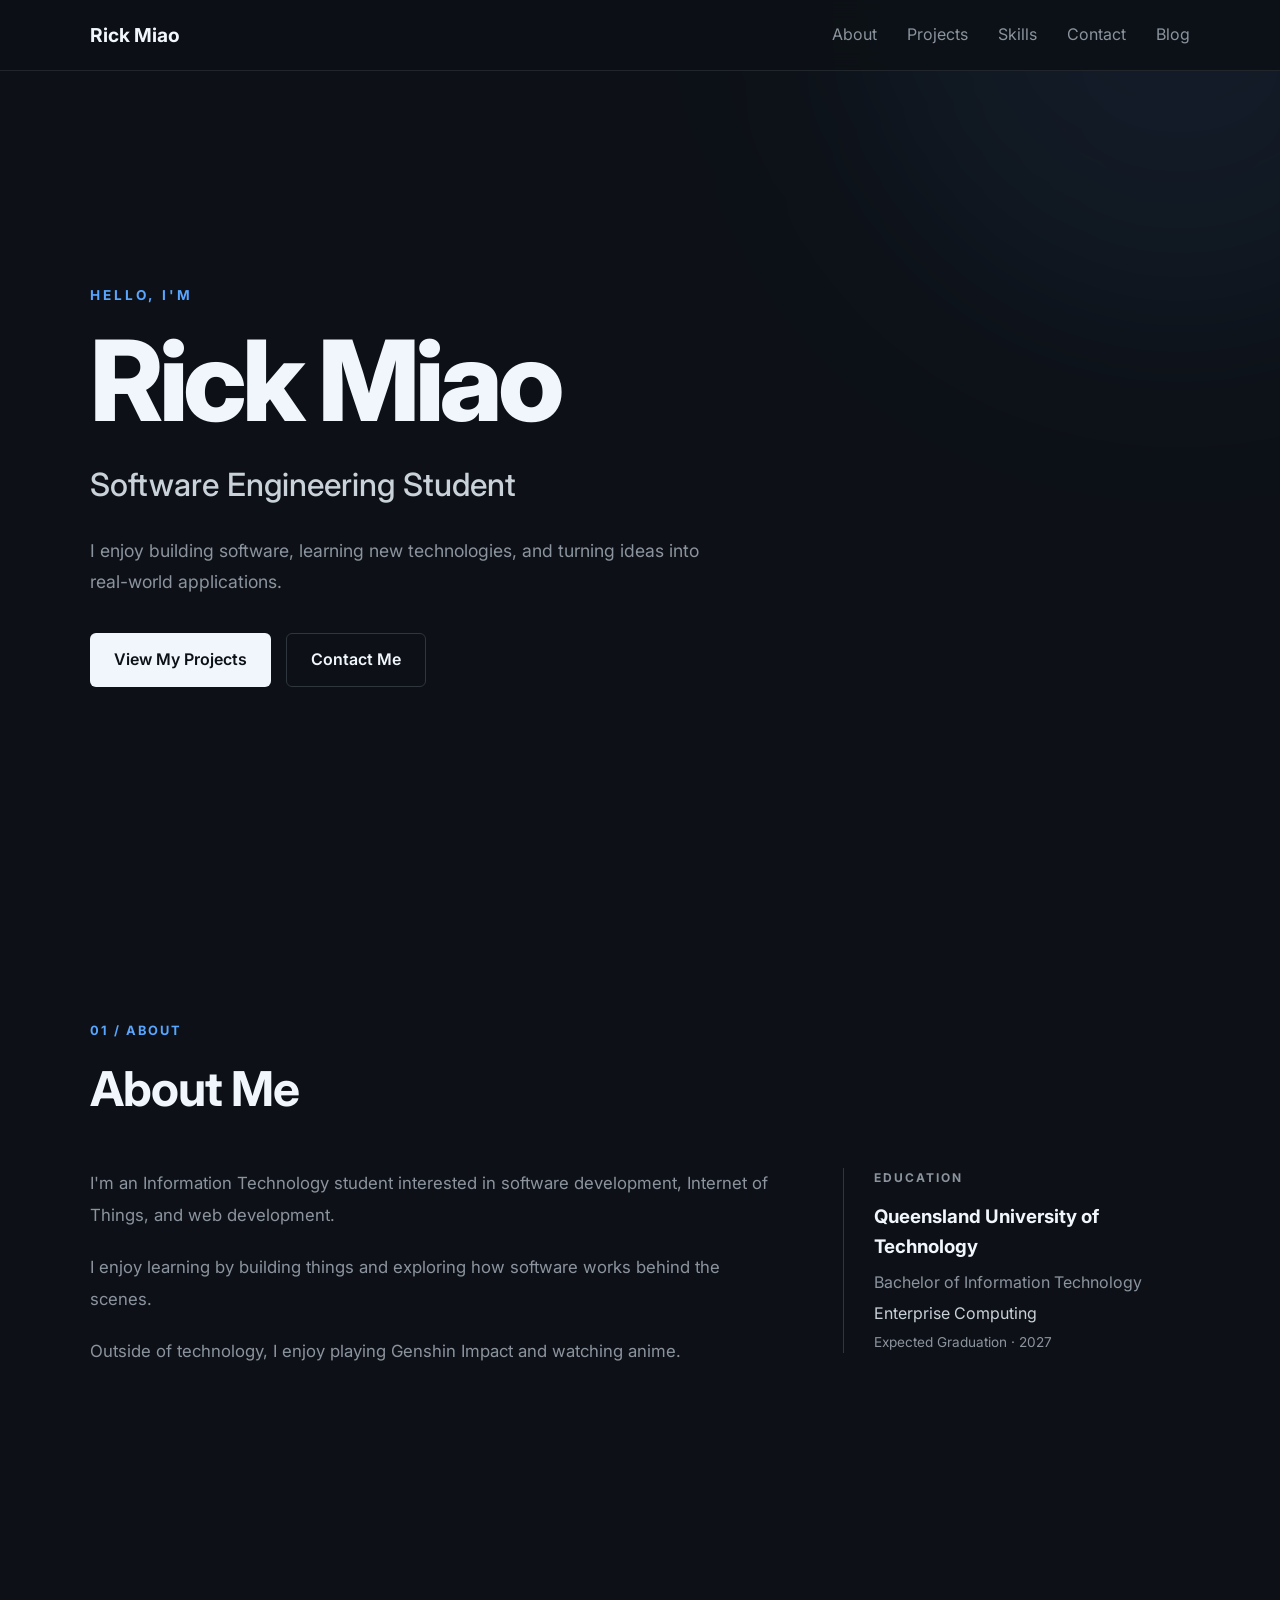
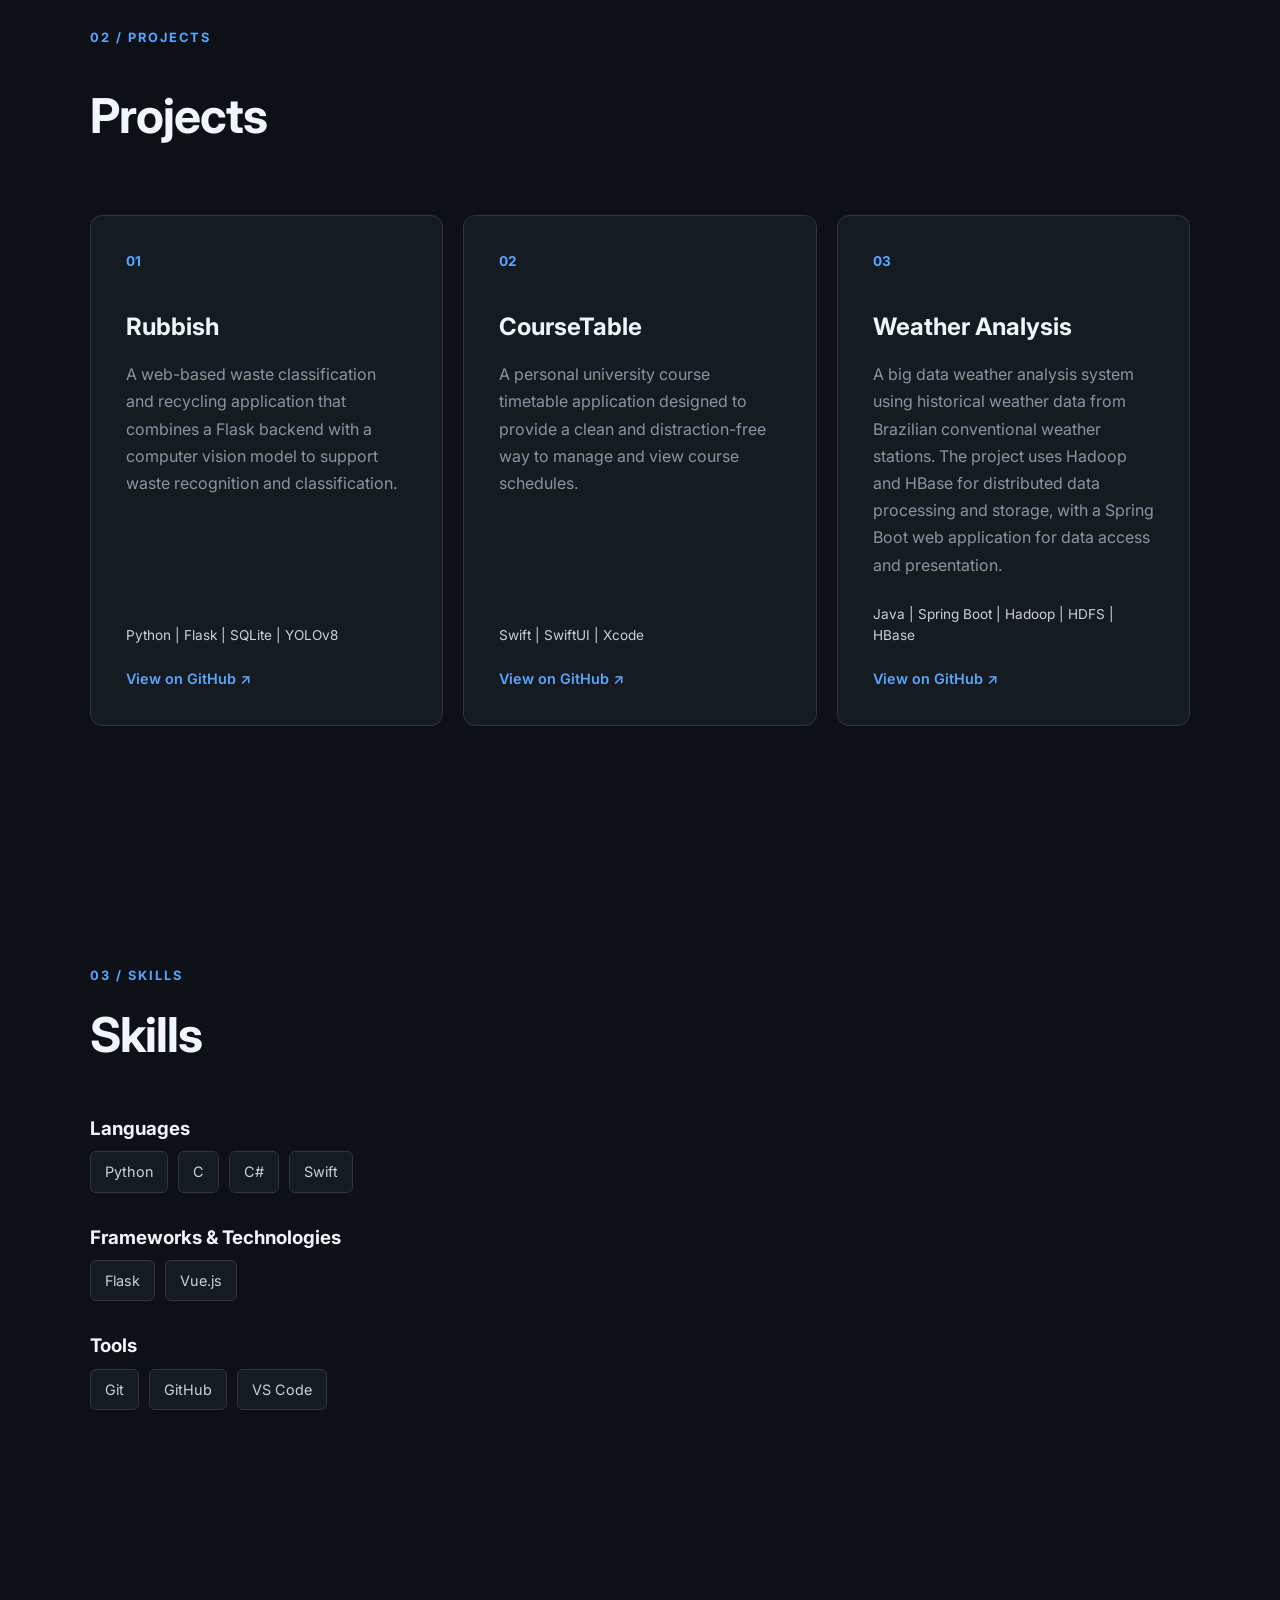
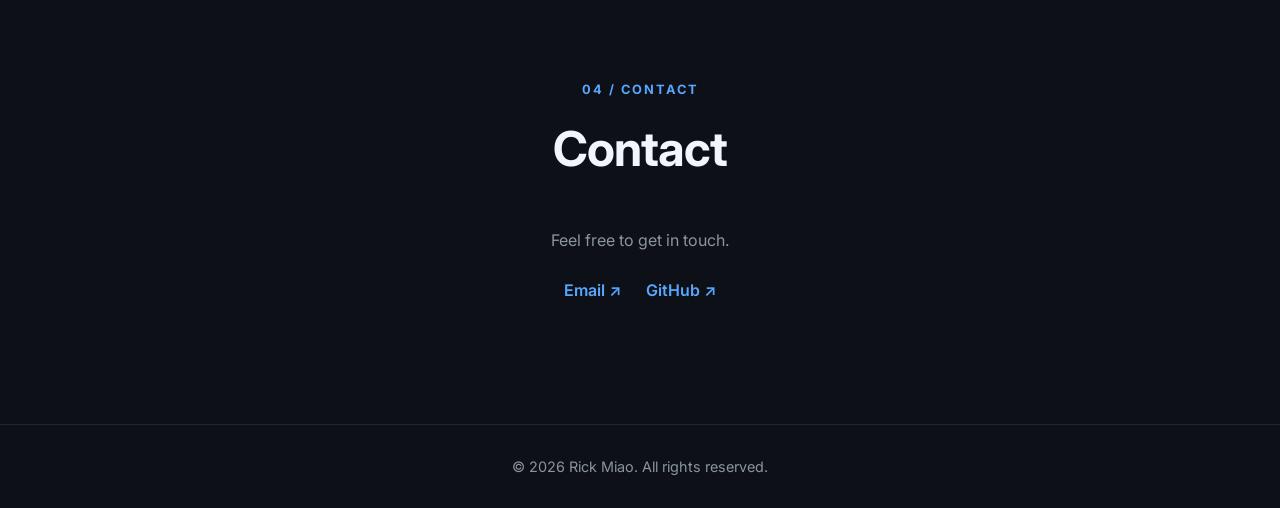
<file: index.html>
<!DOCTYPE html>
<html lang="en">

<head>
    <meta charset="UTF-8">
    <meta name="viewport" content="width=device-width, initial-scale=1.0">

    <title>Rick Miao | Software Engineering Student</title>
    <meta
        name="description"
        content="Rick Miao - Information Technology student interested in software development, web development, and Internet of Things."
    >

    <!-- Google Font -->
    <link rel="preconnect" href="https://fonts.googleapis.com">
    <link rel="preconnect" href="https://fonts.gstatic.com" crossorigin>
    <link
        href="https://fonts.googleapis.com/css2?family=Inter:ital,opsz,wght@0,14..32,100..900;1,14..32,100..900&display=swap"
        rel="stylesheet"
    >

    <link rel="stylesheet" href="style.css">
</head>

<body>

    <!-- Navigation -->
    <header>
        <nav>
            <a href="#home">Rick Miao</a>

            <div class="nav-links">
                <a href="#about">About</a>
                <a href="#projects">Projects</a>
                <a href="#skills">Skills</a>
                <a href="#contact">Contact</a>
                <a href="https://rick-miaogithubio-production.up.railway.app/">Blog</a>
            </div>
        </nav>
    </header>


    <main>

        <!-- Hero -->
        <section id="home">

            <div class="hero-content">

                <p class="hero-label">HELLO, I'M</p>

                <h1>Rick Miao</h1>

                <h2>Software Engineering Student</h2>

                <p class="hero-description">
                    I enjoy building software, learning new technologies,
                    and turning ideas into real-world applications.
                </p>

                <div class="hero-buttons">
                    <a href="#projects" class="button">
                        View My Projects
                    </a>

                    <a href="#contact" class="button secondary-button">
                        Contact Me
                    </a>
                </div>

            </div>

        </section>


        <!-- About -->
        <section id="about" class="reveal">

            <p class="section-number">01 / ABOUT</p>

            <h2>About Me</h2>

            <div class="about-content">

                <div class="about-text">

                    <p>
                        I'm an Information Technology student interested in
                        software development, Internet of Things,
                        and web development.
                    </p>

                    <p>
                        I enjoy learning by building things and exploring
                        how software works behind the scenes.
                    </p>

                    <p>
                        Outside of technology, I enjoy playing
                        Genshin Impact and watching anime.
                    </p>

                </div>

                <div class="education">

                    <p class="small-label">EDUCATION</p>

                    <h3>Queensland University of Technology</h3>

                    <p>Bachelor of Information Technology</p>

                    <p class="education-major">
                        Enterprise Computing
                    </p>

                    <p class="education-date">
                        Expected Graduation · 2027
                    </p>

                </div>

            </div>

        </section>


        <!-- Projects -->
        <section id="projects" class="reveal">

            <p class="section-number">02 / PROJECTS</p>

            <h2>Projects</h2>


            <article class="project-card">

                <div class="project-number">01</div>

                <h3>Rubbish</h3>

                <p>
                    A web-based waste classification and recycling application
                    that combines a Flask backend with a computer vision model
                    to support waste recognition and classification.
                </p>

                <div class="project-tech">
                    Python | Flask | SQLite | YOLOv8
                </div>

                <a
                    href="https://github.com/Rick-Miao/Rubbish"
                    target="_blank"
                    rel="noopener noreferrer"
                    class="project-link"
                >
                    View on GitHub ↗
                </a>

            </article>


            <article class="project-card">

                <div class="project-number">02</div>

                <h3>CourseTable</h3>

                <p>
                    A personal university course timetable application designed
                    to provide a clean and distraction-free way to manage and
                    view course schedules.
                </p>

                <div class="project-tech">
                    Swift | SwiftUI | Xcode
                </div>

                <a
                    href="https://github.com/Rick-Miao/CourseTable"
                    target="_blank"
                    rel="noopener noreferrer"
                    class="project-link"
                >
                    View on GitHub ↗
                </a>

            </article>


            <article class="project-card">

                <div class="project-number">03</div>

                <h3>Weather Analysis</h3>

                <p>
                    A big data weather analysis system using historical weather
                    data from Brazilian conventional weather stations. The
                    project uses Hadoop and HBase for distributed data processing
                    and storage, with a Spring Boot web application for data
                    access and presentation.
                </p>

                <div class="project-tech">
                    Java | Spring Boot | Hadoop | HDFS | HBase
                </div>

                <a
                    href="https://github.com/Rick-Miao/weather_analysis"
                    target="_blank"
                    rel="noopener noreferrer"
                    class="project-link"
                >
                    View on GitHub ↗
                </a>

            </article>

        </section>


        <!-- Skills -->
        <section id="skills" class="reveal">

            <p class="section-number">03 / SKILLS</p>

            <h2>Skills</h2>

            <h3>Languages</h3>

            <div class="skill-list">
                <span>Python</span>
                <span>C</span>
                <span>C#</span>
                <span>Swift</span>
            </div>

            <h3>Frameworks & Technologies</h3>

            <div class="skill-list">
                <span>Flask</span>
                <span>Vue.js</span>
            </div>

            <h3>Tools</h3>

            <div class="skill-list">
                <span>Git</span>
                <span>GitHub</span>
                <span>VS Code</span>
            </div>

        </section>


        <!-- Contact -->
        <section id="contact" class="reveal">

            <p class="section-number">04 / CONTACT</p>

            <h2>Contact</h2>

            <p>Feel free to get in touch.</p>

            <div class="contact-links">

                <a href="mailto:pengzhemiao@gmail.com">
                    Email ↗
                </a>

                <a
                    href="https://github.com/Rick-Miao"
                    target="_blank"
                    rel="noopener noreferrer"
                >
                    GitHub ↗
                </a>

            </div>

        </section>

    </main>


    <!-- Footer -->
    <footer>
        <p>&copy; 2026 Rick Miao. All rights reserved.</p>
    </footer>


    <script src="script.js"></script>

</body>

</html>
</file>
<file: style.css>
/* ========================================
   Global
   ======================================== */

* {
    margin: 0;
    padding: 0;
    box-sizing: border-box;
}

html {
    scroll-behavior: smooth;
}

body {
    background: #0d1117;
    color: #f0f6fc;
    font-family: "Inter", sans-serif;
    line-height: 1.6;
    overflow-x: hidden;
}

body::before {
    content: "";
    position: fixed;
    top: -300px;
    right: -200px;
    width: 600px;
    height: 600px;
    background: rgba(88, 166, 255, 0.08);
    filter: blur(120px);
    border-radius: 50%;
    pointer-events: none;
    z-index: -1;
}

a {
    color: inherit;
    text-decoration: none;
}


/* ========================================
   Navigation
   ======================================== */

header {
    position: sticky;
    top: 0;
    z-index: 1000;
    background: rgba(13, 17, 23, 0.9);
    backdrop-filter: blur(10px);
    border-bottom: 1px solid #21262d;
}

nav {
    width: 90%;
    max-width: 1100px;
    height: 70px;
    margin: 0 auto;
    display: flex;
    align-items: center;
    justify-content: space-between;
}

nav > a {
    font-size: 1.2rem;
    font-weight: 700;
}

.nav-links {
    display: flex;
    gap: 30px;
}

.nav-links a {
    color: #8b949e;
    transition: color 0.2s ease;
}

.nav-links a:hover {
    color: #f0f6fc;
}


/* ========================================
   Hero
   ======================================== */

#home {
    width: 90%;
    max-width: 1100px;
    min-height: calc(100vh - 70px);
    margin: 0 auto;
    display: flex;
    align-items: center;
}

.hero-content {
    max-width: 800px;
}

.hero-label {
    color: #58a6ff;
    font-size: 0.85rem;
    font-weight: 700;
    letter-spacing: 3px;
    margin-bottom: 20px;
}

#home h1 {
    font-size: clamp(4rem, 10vw, 7rem);
    line-height: 0.95;
    letter-spacing: -5px;
    margin-bottom: 25px;
    font-weight: 800;
}

#home h2 {
    color: #c9d1d9;
    font-size: clamp(1.4rem, 3vw, 2rem);
    font-weight: 500;
    margin-bottom: 25px;
}

.hero-description {
    max-width: 650px;
    color: #8b949e;
    font-size: 1.1rem;
    line-height: 1.8;
    margin-bottom: 35px;
}

.hero-buttons {
    display: flex;
    gap: 15px;
    flex-wrap: wrap;
}


/* ========================================
   Buttons
   ======================================== */

.button {
    display: inline-flex;
    align-items: center;
    justify-content: center;
    padding: 13px 24px;
    background: #f0f6fc;
    color: #0d1117;
    border-radius: 6px;
    font-weight: 600;
    transition: transform 0.2s ease, background 0.2s ease;
}

.button:hover {
    transform: translateY(-3px);
    background: #ffffff;
}

.secondary-button {
    background: transparent;
    color: #f0f6fc;
    border: 1px solid #30363d;
}

.secondary-button:hover {
    background: #161b22;
    border-color: #58a6ff;
}


/* ========================================
   Sections
   ======================================== */

section {
    width: 90%;
    max-width: 1100px;
    margin: 0 auto;
    padding: 120px 0;
}

section > h2 {
    font-size: clamp(2rem, 5vw, 3rem);
    letter-spacing: -1px;
    margin-bottom: 40px;
}

.section-number {
    color: #58a6ff;
    font-size: 0.8rem;
    font-weight: 700;
    letter-spacing: 2px;
    margin-bottom: 10px;
}


/* ========================================
   About
   ======================================== */

.about-content {
    display: grid;
    grid-template-columns: 2fr 1fr;
    gap: 60px;
    align-items: start;
}

.about-text p {
    color: #8b949e;
    font-size: 1.05rem;
    line-height: 1.9;
    margin-bottom: 20px;
}

.education {
    padding-left: 30px;
    border-left: 1px solid #30363d;
}

.small-label {
    color: #58a6ff;
    font-size: 0.75rem;
    font-weight: 700;
    letter-spacing: 2px;
    margin-bottom: 15px;
}

.education h3 {
    margin-bottom: 8px;
}

.education p {
    color: #8b949e;
}

.education-major {
    color: #c9d1d9 !important;
    margin-top: 5px;
    margin-bottom: 5px;
}

.education-date {
    font-size: 0.85rem;
}


/* ========================================
   Projects
   ======================================== */

#projects {
    display: grid;
    grid-template-columns: repeat(3, 1fr);
    gap: 20px;
}

#projects > .section-number,
#projects > h2 {
    grid-column: 1 / -1;
}

.project-card {
    min-height: 280px;
    padding: 35px;
    background: #161b22;
    border: 1px solid #30363d;
    border-radius: 12px;
    display: flex;
    flex-direction: column;
    transition:
        transform 0.25s ease,
        border-color 0.25s ease,
        background 0.25s ease;
}

.project-card:hover {
    transform: translateY(-8px);
    border-color: #58a6ff;
    background: #1b222c;
}

.project-number {
    color: #58a6ff;
    font-size: 0.85rem;
    font-weight: 700;
    margin-bottom: 35px;
}

.project-card h3 {
    font-size: 1.5rem;
    margin-bottom: 15px;
}

.project-card p {
    color: #8b949e;
    line-height: 1.7;
    margin-bottom: 25px;
}

.project-tech {
    margin-top: auto;
    color: #c9d1d9;
    font-size: 0.85rem;
}

.project-link {
    margin-top: 20px;
    color: #58a6ff;
    font-size: 0.9rem;
    font-weight: 600;
    transition: color 0.2s ease;
}

.project-link:hover {
    color: #f0f6fc;
}


/* ========================================
   Skills
   ======================================== */

#skills h3 {
    margin-top: 25px;
    margin-bottom: 8px;
}

.skill-list {
    display: flex;
    flex-wrap: wrap;
    gap: 10px;
    margin-bottom: 30px;
}

.skill-list span {
    padding: 8px 14px;
    background: #161b22;
    border: 1px solid #30363d;
    border-radius: 6px;
    color: #c9d1d9;
    font-size: 0.9rem;
    transition:
        border-color 0.2s ease,
        color 0.2s ease;
}

.skill-list span:hover {
    border-color: #58a6ff;
    color: #58a6ff;
}


/* ========================================
   Contact
   ======================================== */

#contact {
    text-align: center;
}

#contact > p:not(.section-number) {
    color: #8b949e;
    margin-bottom: 25px;
}

.contact-links {
    display: flex;
    justify-content: center;
    gap: 25px;
    flex-wrap: wrap;
}

.contact-links a {
    color: #58a6ff;
    font-weight: 600;
    transition: transform 0.2s ease;
}

.contact-links a:hover {
    transform: translateY(-2px);
}


/* ========================================
   Footer
   ======================================== */

footer {
    border-top: 1px solid #21262d;
    padding: 30px;
    text-align: center;
    color: #8b949e;
    font-size: 0.9rem;
}


/* ========================================
   Scroll Reveal
   ======================================== */

.reveal {
    opacity: 0;
    transform: translateY(40px);
    transition:
        opacity 0.8s ease,
        transform 0.8s ease;
}

.reveal.active {
    opacity: 1;
    transform: translateY(0);
}


/* ========================================
   Responsive
   ======================================== */

@media (max-width: 768px) {

    nav,
    #home,
    section {
        width: 88%;
    }

    nav {
        height: 60px;
    }

    nav > a {
        font-size: 1rem;
    }

    .nav-links {
        gap: 12px;
    }

    .nav-links a {
        font-size: 0.75rem;
    }

    #home {
        min-height: calc(100vh - 60px);
    }

    #home h1 {
        font-size: clamp(3.5rem, 18vw, 5rem);
        letter-spacing: -3px;
    }

    #home h2 {
        font-size: 1.4rem;
    }

    .hero-description {
        font-size: 1rem;
    }

    section {
        padding: 80px 0;
    }

    .about-content {
        grid-template-columns: 1fr;
        gap: 40px;
    }

    .education {
        padding-left: 20px;
    }

    #projects {
        grid-template-columns: 1fr;
    }

    .project-card {
        min-height: 250px;
    }
}


@media (max-width: 480px) {

    nav > a {
        font-size: 0.95rem;
    }

    .nav-links {
        gap: 8px;
    }

    .nav-links a {
        font-size: 0.7rem;
    }

    #home h1 {
        font-size: 3.5rem;
        letter-spacing: -2px;
    }

    #home h2 {
        font-size: 1.2rem;
    }

    .hero-description {
        font-size: 0.95rem;
    }

    .button {
        width: 100%;
    }

    .project-card {
        padding: 25px;
    }

    section {
        padding: 70px 0;
    }
}
</file>
